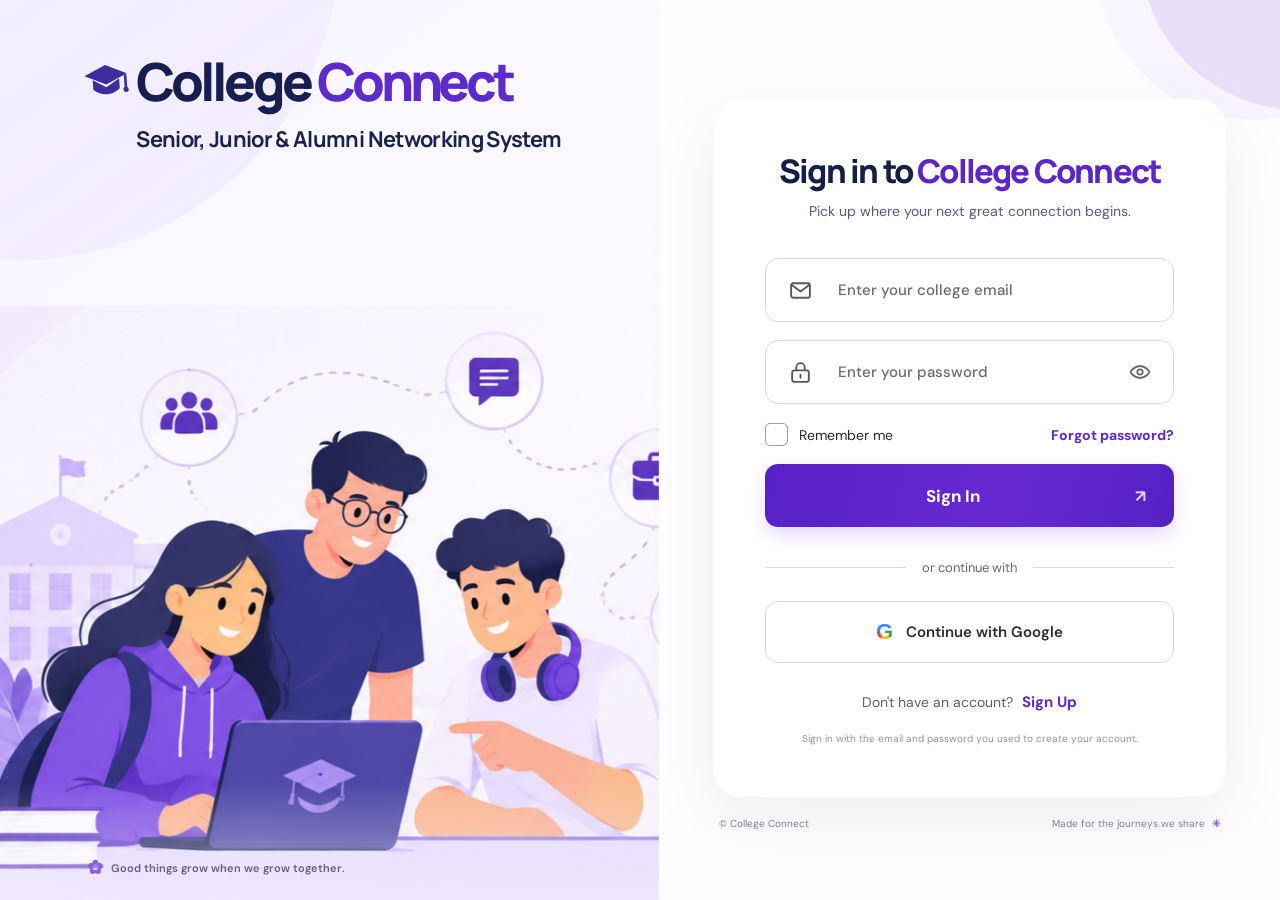
<file: index.html>
<!doctype html>
<html lang="en">
<head>
  <meta charset="UTF-8"><meta name="viewport" content="width=device-width, initial-scale=1.0">
  <meta name="theme-color" content="#f5f0ff"><meta name="description" content="Sign in to College Connect for mentorship, campus community, and opportunities.">
  <title>Sign in · College Connect</title>
  <link rel="preconnect" href="https://fonts.googleapis.com"><link rel="preconnect" href="https://fonts.gstatic.com" crossorigin>
  <link href="https://fonts.googleapis.com/css2?family=DM+Sans:wght@400;500;600;700&family=Manrope:wght@400;500;600;700;800&display=swap" rel="stylesheet">
  <link rel="stylesheet" href="auth.css">
</head>
<body class="auth-page">
  <main class="auth-layout">
    <section class="welcome-panel" aria-label="About College Connect">
      <a class="auth-brand" href="index.html" aria-label="College Connect"><span class="cap-icon" aria-hidden="true"><svg viewBox="0 0 52 42" fill="none"><path d="M2 14 26 3l24 11-24 11L2 14Z" fill="currentColor"/><path d="M11 19v11c8 8 22 8 30 0V19L26 28 11 19Z" fill="currentColor"/><path d="M48 16v13" stroke="currentColor" stroke-width="3" stroke-linecap="round"/><circle cx="48" cy="32" r="3" fill="currentColor"/></svg></span><span class="brand-name">College <b>Connect</b></span></a>
      <p class="welcome-tagline">Senior, Junior & Alumni Networking System</p>

      <div class="student-art" aria-hidden="true"><img src="assets/college-connect-students.png" alt=""></div>
      <div class="welcome-foot"><span class="foot-flower">✿</span><span>Good things grow when we grow together.</span></div>
    </section>

    <section class="form-panel" aria-labelledby="form-title">
      <div class="mobile-brand"><span class="mobile-cap">✦</span> College <b>Connect</b></div>
      <div class="auth-card">
        <div class="form-view active" id="signin-view">
          <div class="card-heading"><span class="eyebrow">YOUR COMMUNITY IS HERE</span><h1 id="form-title">Sign in to <em>College Connect</em></h1><p>Pick up where your next great connection begins.</p></div>
          <form id="signin-form" novalidate>
            <label class="auth-field"><span class="sr-only">College email</span><span class="field-icon"><svg viewBox="0 0 24 24"><rect x="3" y="5" width="18" height="14" rx="2"/><path d="m4 7 8 6 8-6"/></svg></span><input id="signin-email" type="email" autocomplete="email" placeholder="Enter your college email" required></label>
            <label class="auth-field"><span class="sr-only">Password</span><span class="field-icon"><svg viewBox="0 0 24 24"><rect x="4" y="10" width="16" height="11" rx="2"/><path d="M8 10V7a4 4 0 0 1 8 0v3M12 14v3"/></svg></span><input id="signin-password" type="password" autocomplete="current-password" placeholder="Enter your password" minlength="6" required><button type="button" class="show-password" aria-label="Show password" data-toggle-password="signin-password"><svg viewBox="0 0 24 24"><path d="M2.5 12s3.4-6 9.5-6 9.5 6 9.5 6-3.4 6-9.5 6-9.5-6-9.5-6Z"/><circle cx="12" cy="12" r="2.7"/><path d="m4 4 16 16" class="eye-slash"/></svg></button></label>
            <div class="form-options"><label class="remember-option"><input id="remember-me" type="checkbox"><span class="custom-check"></span>Remember me</label><button type="button" class="text-button" id="forgot-link">Forgot password?</button></div>
            <button class="primary-button" type="submit">Sign In <span>↗</span></button>
          </form>
          <div class="divider"><span></span><small>or continue with</small><span></span></div>
          <button class="google-button" id="google-button" type="button"><span class="google-g">G</span>Continue with Google</button>
          <p class="switch-view">Don't have an account? <button type="button" class="text-button" id="signup-link">Sign Up</button></p>
          <p class="prototype-note">Sign in with the email and password you used to create your account.</p>
        </div>

        <div class="form-view" id="signup-view">
          <div class="card-heading"><span class="eyebrow">YOUR NEXT CHAPTER STARTS HERE</span><h1>Create your <em>account</em></h1><p>Join the people who make college feel a little smaller.</p></div>
          <form id="signup-form" novalidate>
            <label class="auth-field"><span class="sr-only">Full name</span><span class="field-icon"><svg viewBox="0 0 24 24"><circle cx="12" cy="8" r="4"/><path d="M4 21c0-4.4 3.6-7 8-7s8 2.6 8 7"/></svg></span><input id="signup-name" type="text" autocomplete="name" placeholder="Your full name" required></label>
            <label class="auth-field"><span class="sr-only">College email</span><span class="field-icon"><svg viewBox="0 0 24 24"><rect x="3" y="5" width="18" height="14" rx="2"/><path d="m4 7 8 6 8-6"/></svg></span><input id="signup-email" type="email" autocomplete="email" placeholder="Your college email" required></label>
            <label class="auth-field"><span class="field-icon"><svg viewBox="0 0 24 24"><path d="M3 9 12 5l9 4-9 4-9-4Z"/><path d="M6 11v6c4 3 8 3 12 0v-6"/></svg></span><select id="signup-role" aria-label="Choose your role"><option value="junior">I'm a junior / student</option><option value="senior">I'm a senior</option><option value="alumni">I'm an alumnus</option></select></label>
            <label class="auth-field"><span class="sr-only">Create password</span><span class="field-icon"><svg viewBox="0 0 24 24"><rect x="4" y="10" width="16" height="11" rx="2"/><path d="M8 10V7a4 4 0 0 1 8 0v3"/></svg></span><input id="signup-password" type="password" autocomplete="new-password" placeholder="Create a password (10+ characters)" minlength="10" required><button type="button" class="show-password" aria-label="Show password" data-toggle-password="signup-password"><svg viewBox="0 0 24 24"><path d="M2.5 12s3.4-6 9.5-6 9.5 6 9.5 6-3.4 6-9.5 6-9.5-6-9.5-6Z"/><circle cx="12" cy="12" r="2.7"/><path d="m4 4 16 16" class="eye-slash"/></svg></button></label>
            <button class="primary-button signup-submit" type="submit">Create account <span>↗</span></button>
          </form>
          <p class="switch-view signup-switch">Already part of the community? <button type="button" class="text-button" id="signin-link">Sign In</button></p>
            <p class="prototype-note">Your account is securely stored on this College Connect server.</p>
        </div>

        <div class="form-view profile-setup-view" id="profile-view">
          <div class="card-heading"><span class="eyebrow">STEP 2 · YOUR COLLEGE STORY</span><h1>Complete your <em>profile</em></h1><p>A few details help the right people find and support you.</p></div>
          <form id="complete-profile-form" novalidate>
            <section class="profile-form-section"><div class="profile-section-heading"><span>01</span><div><b>Basic details</b><small>Tell your community who you are</small></div></div><div class="profile-fields-grid">
              <label class="profile-input full-span">Full name<input id="profile-name" name="name" autocomplete="name" required minlength="2" placeholder="Your full name"></label>
              <label class="profile-input">College email<input id="profile-email" name="email" type="email" readonly></label>
              <label class="profile-input">I am a<select id="profile-role" name="role"><option value="junior">Junior / student</option><option value="senior">Senior</option><option value="alumni">Alumni</option></select></label>
              <label class="profile-input">Phone number <small>Optional</small><input name="phone" type="tel" autocomplete="tel" placeholder="+91 98765 43210"></label>
              <label class="profile-input full-span">Location <small>Optional</small><input name="location" placeholder="City, state"></label>
            </div></section>
            <section class="profile-form-section"><div class="profile-section-heading"><span>02</span><div><b>Education details</b><small>Your course and academic journey</small></div></div><div class="profile-fields-grid">
              <label class="profile-input">College / university<input name="college" required placeholder="College or university name"></label>
              <label class="profile-input">Degree / course<input name="degree" required placeholder="e.g. B.Tech, MBA"></label>
              <label class="profile-input">Department / branch<input name="department" required placeholder="e.g. Computer Science"></label>
              <label class="profile-input" id="study-year-wrap">Current year<input name="year" placeholder="e.g. Year 3"></label>
              <label class="profile-input" id="graduation-wrap" hidden>Graduation year<input name="graduationYear" type="number" min="1980" max="2100" placeholder="e.g. 2023"></label>
              <label class="profile-input" id="cgpa-wrap" hidden>CGPA <small>0–10 scale</small><input name="cgpa" type="number" min="0" max="10" step="0.01" placeholder="e.g. 8.4"></label>
            </div></section>
            <section class="profile-form-section"><div class="profile-section-heading"><span>03</span><div><b id="role-details-title">Your interests</b><small id="role-details-hint">Choose what you would like to learn</small></div></div><div class="profile-fields-grid">
              <label class="profile-input full-span">Areas of interest / expertise <small>Separate with commas</small><input name="skills" placeholder="e.g. UI design, Python, data science"></label>
              <label class="profile-input full-span" id="domain-wrap" hidden>Domains you have strong command of<input name="domains" placeholder="e.g. Machine learning, frontend development"></label>
              <label class="profile-input" id="organization-wrap" hidden>Organization / company<input name="organization" placeholder="Where do you work?"></label>
              <label class="profile-input" id="job-title-wrap" hidden>Job title / designation<input name="jobTitle" placeholder="e.g. Software Engineer"></label>
              <label class="profile-input full-span" id="industry-wrap" hidden>Industry <small>Optional</small><input name="industry" placeholder="e.g. Technology, Finance, Design"></label>
              <label class="profile-input full-span" id="experience-wrap" hidden>Work / project experience <small>Optional</small><textarea name="experience" rows="3" maxlength="500" placeholder="Projects, internships, research, or work you would like to share"></textarea></label>
              <label class="profile-availability full-span" id="availability-wrap" hidden><input name="available" type="checkbox"><span><b>I'm open to mentoring requests</b><small>You can change your availability later.</small></span></label>
              <label class="profile-input full-span">A short introduction <small>Optional</small><textarea name="introduction" rows="3" maxlength="360" placeholder="What are you working towards, or happy to help others with?"></textarea></label>
            </div></section>
            <p class="profile-form-feedback" id="profile-form-feedback" role="status" aria-live="polite"></p>
            <button class="primary-button" type="submit">Save profile & continue <span>↗</span></button>
          </form>
          <p class="prototype-note">Your profile is saved in this browser for this prototype.</p>
        </div>

        <div class="form-view" id="forgot-view">
          <div class="card-heading"><span class="eyebrow">WE'LL HELP YOU BACK IN</span><h1>Forgot your <em>password?</em></h1><p>Enter your college email and we’ll show you the next step.</p></div>
          <form id="forgot-form" novalidate><label class="auth-field"><span class="sr-only">College email</span><span class="field-icon"><svg viewBox="0 0 24 24"><rect x="3" y="5" width="18" height="14" rx="2"/><path d="m4 7 8 6 8-6"/></svg></span><input id="forgot-email" type="email" placeholder="Enter your college email" required></label><button class="primary-button" type="submit">Continue <span>↗</span></button></form>
          <div class="reset-message" id="reset-message" role="status" aria-live="polite"></div>
          <p class="switch-view"><button type="button" class="text-button" id="back-signin">← Back to sign in</button></p>
          <p class="prototype-note">Password recovery will be connected in a later step.</p>
        </div>
      </div>
      <footer class="auth-footer"><span>© College Connect</span><span>Made for the journeys we share <b>✳</b></span></footer>
    </section>
  </main>
  <div class="auth-toast" id="auth-toast" role="status" aria-live="polite"></div>
  <script src="auth.js"></script>
</body></html>
</file>
<file: auth.css>
:root{--navy:#151d4d;--purple:#6028cc;--violet:#7444df;--ink:#24284a;--muted:#70748b;--line:#d9d9e5;--display:'Manrope',sans-serif;--sans:'DM Sans',sans-serif}
*{box-sizing:border-box}html,body{margin:0;min-height:100%;font-family:var(--sans);color:var(--ink)}body.auth-page{min-height:100vh;background:#fbfaff;overflow-x:hidden}
.auth-layout{position:relative;display:grid;grid-template-columns:minmax(0,1.03fr) minmax(500px,.97fr);min-height:100vh;isolation:isolate}
.auth-layout:before,.auth-layout:after{content:'';position:fixed;z-index:-1;pointer-events:none;border-radius:50%}.auth-layout:before{width:640px;height:640px;left:-300px;top:-380px;background:#eee8ff}.auth-layout:after{width:320px;height:320px;right:-180px;top:-210px;background:#6f39dd;box-shadow:-45px 10px 0 0 #d7c8ff}
.welcome-panel{position:relative;min-height:100vh;padding:55px 6.5vw 35px;overflow:hidden;background:linear-gradient(145deg,#f5f1ffb8,#fffaff48 61%,#f5efff88)}
.auth-brand{display:inline-flex;align-items:center;gap:7px;color:#171e50;position:relative;z-index:1}.cap-icon{display:block;width:46px;height:40px;color:#3d2d9e;transform:rotate(-4deg)}.cap-icon svg{width:100%;height:100%}.brand-name{font:800 clamp(32px,4.1vw,63px)/1 var(--display);letter-spacing:-.075em;white-space:nowrap}.brand-name b{color:#5d2acb;font-weight:800}
.welcome-tagline{position:relative;z-index:1;margin:17px 0 8px 53px;font:700 clamp(15px,1.7vw,25px) var(--display);letter-spacing:-.03em;color:#1b214d}.welcome-links{position:relative;z-index:1;margin:13px 0 0 53px;color:#514299;font-size:clamp(12px,1.4vw,18px);font-weight:500;white-space:nowrap}.welcome-links i{color:#7147d7;font-style:normal;padding:0 8px}
.student-art{position:absolute;left:0;right:0;bottom:0;height:min(66vh,650px);min-height:420px;overflow:hidden;pointer-events:none}.student-art:after{content:'';position:absolute;inset:auto 0 0;height:20%;background:linear-gradient(0deg,#f5f0ff8c,transparent)}.student-art img{display:block;width:100%;height:100%;object-fit:cover;object-position:center 55%;mix-blend-mode:multiply}
.welcome-foot{position:absolute;z-index:2;left:6.8vw;bottom:20px;display:flex;align-items:center;gap:8px;color:#645b91;font-size:11px;font-weight:600}.foot-flower{font-size:19px;color:#8b60df}
.form-panel{position:relative;min-height:100vh;display:flex;flex-direction:column;align-items:center;justify-content:center;padding:54px clamp(30px,4.2vw,72px) 25px;background:#fffdfed9}.auth-card{width:min(100%,660px);padding:clamp(31px,4vw,58px);border:1px solid #fff;border-radius:27px;background:#ffffffeb;box-shadow:0 22px 75px #26205413;backdrop-filter:blur(12px)}
.card-heading{text-align:center;margin:0 0 38px}.eyebrow{display:none}.card-heading h1{font:800 clamp(26px,2.55vw,39px)/1.2 var(--display);letter-spacing:-.055em;color:#161d46;margin:0 0 12px}.card-heading h1 em{font-style:normal;color:#5c25ca}.card-heading p{font-size:clamp(13px,1.1vw,17px);color:#555b80;margin:0}
#signin-form,#signup-form,#forgot-form{display:grid;gap:18px}.auth-field{position:relative;height:64px;display:flex;align-items:center;border:1.5px solid #d7d8e2;border-radius:13px;background:#fff;transition:border-color .18s,box-shadow .18s}.auth-field:focus-within{border-color:#8054dc;box-shadow:0 0 0 4px #8155dc18}.auth-field input,.auth-field select{width:100%;height:100%;min-width:0;padding:0 52px 0 72px;border:0;outline:0;background:transparent;color:#272a40;font:500 15px var(--sans)}.auth-field input::placeholder{color:#686b77;opacity:1}.field-icon{position:absolute;left:20px;display:grid;place-items:center;width:28px;height:28px;color:#555966}.field-icon svg,.show-password svg{width:25px;height:25px;fill:none;stroke:currentColor;stroke-width:1.8;stroke-linecap:round;stroke-linejoin:round}.field-icon svg path:first-child:not(:only-child){fill:none}.auth-field select{appearance:none;cursor:pointer;padding-right:22px}.show-password{position:absolute;right:15px;display:grid;place-items:center;border:0;background:none;color:#686a73;padding:6px}.show-password svg{width:24px;height:24px}.show-password .eye-slash{display:none}.show-password[aria-pressed="true"] .eye-slash{display:block}
.form-options{display:flex;align-items:center;justify-content:space-between;margin:1px 0 0}.remember-option{display:flex;align-items:center;gap:11px;font-size:14px;color:#272938;cursor:pointer}.remember-option input{position:absolute;opacity:0;width:1px;height:1px}.custom-check{position:relative;width:23px;height:23px;border:1.5px solid #9da0ae;border-radius:5px;background:#fff}.remember-option input:checked+.custom-check{border-color:#6427d1;background:#6427d1}.remember-option input:checked+.custom-check:after{content:'';position:absolute;left:6px;top:2px;width:6px;height:11px;border:solid #fff;border-width:0 2px 2px 0;transform:rotate(45deg)}.remember-option input:focus-visible+.custom-check{outline:3px solid #8155dc55}.text-button{border:0;padding:0;background:transparent;color:#6028d1;font:700 14px var(--sans)}.text-button:hover{text-decoration:underline}.primary-button{width:100%;height:63px;border:0;border-radius:13px;background:linear-gradient(105deg,#5720c6,#6829d2 58%,#5420c2);color:#fff;font:700 17px var(--sans);box-shadow:0 8px 18px #6126ce2b;transition:transform .18s,box-shadow .18s}.primary-button span{float:right;margin-right:22px;font-size:17px;opacity:.8}.primary-button:hover{transform:translateY(-1px);box-shadow:0 12px 24px #6126ce3c}.primary-button:focus-visible,.google-button:focus-visible,.text-button:focus-visible,.show-password:focus-visible{outline:3px solid #8660d988;outline-offset:3px}
.divider{display:flex;align-items:center;gap:16px;margin:32px 0 25px;color:#646879}.divider span{flex:1;height:1px;background:#d9d9e3}.divider small{font-size:13px;white-space:nowrap}.google-button{display:flex;justify-content:center;align-items:center;gap:13px;width:100%;height:62px;border:1.5px solid #d7d8e2;border-radius:13px;background:white;color:#292a34;font:600 15px var(--sans);transition:background .18s,border-color .18s}.google-button:hover{background:#faf9ff;border-color:#aaa4c4}.google-g{font:800 22px Arial,sans-serif;background:conic-gradient(from -35deg,#4285f4 0 26%,#34a853 26% 47%,#fbbc05 47% 68%,#ea4335 68% 84%,#4285f4 84%);background-clip:text;color:transparent}.switch-view{text-align:center;margin:29px 0 0;font-size:14px;color:#5e606e}.switch-view .text-button{font-size:15px;margin-left:5px}.prototype-note{text-align:center;margin:20px 0 0;color:#9292a2;font-size:10px}.form-view{display:none}.form-view.active{display:block;animation:appear .2s ease}@keyframes appear{from{opacity:.6;transform:translateY(4px)}to{opacity:1;transform:none}}.signup-submit{margin-top:4px}.signup-switch{margin-top:24px}.reset-message{min-height:25px;margin-top:14px;color:#568060;font-size:12px;line-height:1.55;text-align:center}.auth-footer{width:min(100%,660px);display:flex;justify-content:space-between;gap:14px;padding:20px 6px 0;color:#858499;font-size:10px}.auth-footer b{color:#8e6ad9;margin-left:4px}.mobile-brand{display:none}.auth-toast{position:fixed;z-index:5;bottom:22px;left:50%;transform:translate(-50%,15px);opacity:0;max-width:calc(100vw - 32px);padding:12px 17px;border-radius:9px;background:#29234b;color:#fff;font-size:12px;text-align:center;box-shadow:0 9px 25px #24194530;transition:.2s;pointer-events:none}.auth-toast.show{opacity:1;transform:translate(-50%,0)}.sr-only{position:absolute;width:1px;height:1px;padding:0;margin:-1px;overflow:hidden;clip:rect(0,0,0,0);white-space:nowrap;border:0}
@media(max-width:1050px){.auth-layout{grid-template-columns:minmax(0,.9fr) minmax(450px,1.1fr)}.welcome-panel{padding-left:4vw;padding-right:3vw}.brand-name{font-size:clamp(30px,4vw,47px)}.welcome-tagline,.welcome-links{margin-left:45px}.auth-card{padding:34px}.student-art{height:58vh;min-height:360px}}
@media(max-width:800px){.auth-layout{grid-template-columns:1fr}.welcome-panel{min-height:365px;height:365px;padding:36px 7vw 0}.brand-name{font-size:clamp(34px,6vw,49px)}.welcome-tagline{font-size:17px;margin-top:12px}.welcome-links{font-size:13px;margin-top:10px}.student-art{height:235px;min-height:0;left:0;right:0}.student-art img{object-position:center 58%}.welcome-foot{display:none}.form-panel{min-height:auto;padding:28px 24px 30px;background:#fffdfef0}.auth-card{max-width:570px;padding:35px;border-radius:22px}.auth-footer{max-width:570px}}
@media(max-width:520px){.auth-layout:after{width:200px;height:200px;right:-130px;top:-140px;box-shadow:-30px 7px 0 #d7c8ff}.welcome-panel{height:278px;min-height:278px;padding:26px 21px 0}.cap-icon{width:33px;height:30px}.brand-name{font-size:35px}.welcome-tagline{font-size:12px;margin:10px 0 0 40px}.welcome-links{font-size:9px;margin:8px 0 0 40px}.welcome-links i{padding:0 3px}.student-art{height:155px}.student-art img{object-position:center 60%}.form-panel{padding:19px 14px 22px}.auth-card{padding:25px 20px;border-radius:18px}.card-heading{margin-bottom:25px}.card-heading h1{font-size:25px}.card-heading p{font-size:12px}.auth-field{height:56px;border-radius:10px}.auth-field input,.auth-field select{padding-left:57px;font-size:13px}.field-icon{left:15px;width:23px;height:23px}.field-icon svg{width:22px;height:22px}.show-password{right:9px}.form-options{gap:8px}.remember-option{font-size:12px;gap:8px}.custom-check{height:20px;width:20px}.remember-option input:checked+.custom-check:after{left:5px;top:1px}.text-button{font-size:12px}.primary-button{height:55px;font-size:15px;border-radius:10px}.divider{margin:23px 0 18px;gap:10px}.divider small{font-size:11px}.google-button{height:53px;font-size:13px;border-radius:10px}.switch-view{font-size:12px;margin-top:22px}.switch-view .text-button{font-size:13px}.prototype-note{font-size:9px;margin-top:16px}.auth-footer{padding:15px 3px 0;font-size:9px}}
[hidden]{display:none!important}.profile-setup-view .card-heading{margin-bottom:23px}.profile-setup-view #complete-profile-form{display:grid;gap:14px}.profile-form-section{padding:16px 17px 17px;border:1px solid #eeebf6;border-radius:14px;background:linear-gradient(135deg,#fff,#fcfaff)}.profile-section-heading{display:flex;align-items:center;gap:11px;margin-bottom:14px}.profile-section-heading>span{display:grid;place-items:center;flex:none;width:29px;height:29px;border-radius:9px;background:#f0e9ff;color:#612bc9;font:800 11px var(--display)}.profile-section-heading b,.profile-section-heading small{display:block}.profile-section-heading b{color:#232448;font:750 13px var(--display)}.profile-section-heading small{margin-top:3px;color:#858399;font-size:10px}.profile-fields-grid{display:grid;grid-template-columns:1fr 1fr;gap:11px}.profile-input{display:grid;gap:6px;color:#3a3a58;font-size:11px;font-weight:700}.profile-input small{display:inline;color:#9290a3;font-size:9px;font-weight:500}.profile-input input,.profile-input select,.profile-input textarea{width:100%;min-width:0;border:1px solid #e0deea;border-radius:9px;background:#fff;padding:10px 11px;color:#282940;font:500 12px var(--sans);outline:0;transition:border-color .15s,box-shadow .15s}.profile-input input,.profile-input select{height:39px}.profile-input textarea{resize:vertical;min-height:74px;line-height:1.5}.profile-input input:focus,.profile-input select:focus,.profile-input textarea:focus{border-color:#8054dc;box-shadow:0 0 0 3px #8155dc18}.profile-input input[readonly]{background:#f8f7fa;color:#77768a}.full-span{grid-column:1/-1}.profile-form-feedback{min-height:16px;margin:0;color:#aa3850;font-size:11px;text-align:center}.profile-setup-view .primary-button{margin-top:0}
@media(max-width:520px){.profile-form-section{padding:13px 12px}.profile-fields-grid{grid-template-columns:1fr;gap:10px}.profile-input.full-span{grid-column:auto}.profile-section-heading{margin-bottom:11px}.profile-setup-view .card-heading{margin-bottom:18px}}
@media(prefers-reduced-motion:reduce){*,*:before,*:after{scroll-behavior:auto!important;animation-duration:.01ms!important;animation-iteration-count:1!important;transition-duration:.01ms!important}}
.profile-availability{display:flex;align-items:flex-start;gap:10px;padding:12px 13px;border:1px solid #e7dcf7;border-radius:10px;background:#faf7ff;color:#3b3151;cursor:pointer}.profile-availability input{accent-color:#7028ce;margin:2px 0 0}.profile-availability b,.profile-availability small{display:block}.profile-availability b{font-size:11px}.profile-availability small{margin-top:3px;color:#8c8399;font-size:10px}
@media(max-width:1040px){
  .student-art{height:190px}

  .auth-layout{grid-template-columns:1fr}
  .welcome-panel{min-height:365px;height:365px;padding:36px 7vw 0}
  .brand-name{font-size:clamp(34px,6vw,49px)}
  .welcome-tagline{font-size:17px;margin:12px 0 0 45px}
  .welcome-links{font-size:13px;margin:10px 0 0 45px}
  .student-art{height:235px;min-height:0}
  .student-art img{object-position:center 58%}
  .welcome-foot{display:none}
  .form-panel{min-height:auto;padding:28px 24px 30px;background:#fffdfef0}
  .auth-card{max-width:570px;padding:35px;border-radius:22px}
  .auth-footer{max-width:570px}
}
@media(max-width:520px){
  .welcome-panel{height:286px;min-height:286px;padding:25px 20px 0}
  .auth-brand{gap:5px}
  .cap-icon{width:30px;height:28px}
  .brand-name{font-size:clamp(28px,8.3vw,33px);letter-spacing:-.07em}
  .welcome-tagline{font-size:11px;margin:9px 0 0 35px}
  .welcome-links{font-size:clamp(8px,2.7vw,10px);margin:7px 0 0 35px;white-space:normal}
  .student-art{height:145px}
  .form-panel{padding:18px 13px 22px}
  .auth-card{padding:24px 19px;border-radius:18px}
}

.auth-brand{text-decoration:none}
</file>
